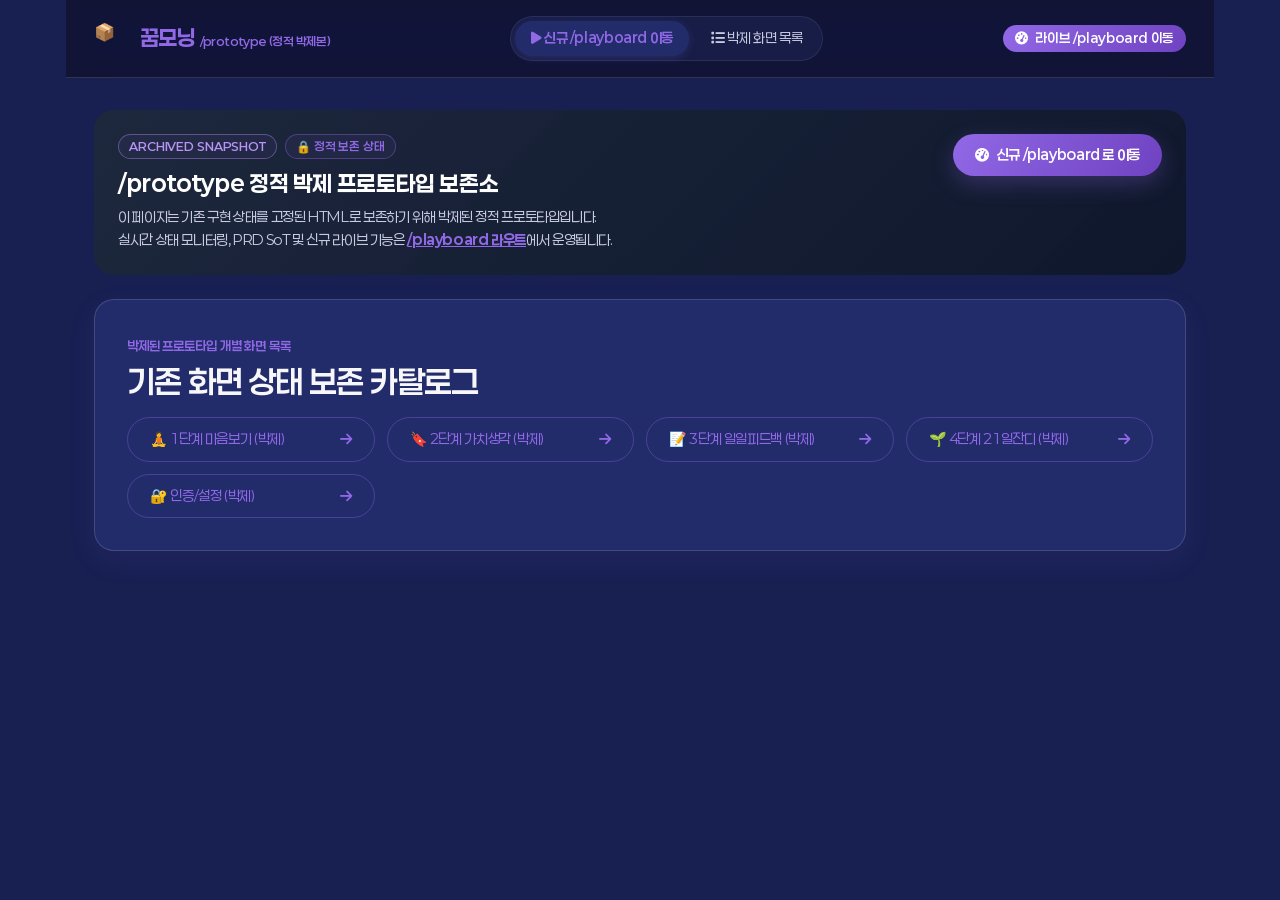
<file: prototype/index.html>
<!DOCTYPE html>
<html lang="ko">
<head>
  <meta charset="UTF-8">
  <meta name="viewport" content="width=device-width, initial-scale=1.0, maximum-scale=1.0, user-scalable=no, viewport-fit=cover">
  <title>꿈모닝 - [정적 박제 스냅샷] /prototype Archive</title>
  <meta name="description" content="꿈모닝 초기 프로토타입 화면을 그대로 영구 보존하고 있는 정적 박제 프로토타입 경로입니다. 신규 라이브 운영은 /playboard 라우트에서 진행됩니다.">
  <meta name="theme-color" content="#0b0e17">
  <!-- Google Fonts: Inter, Outfit, Gowun Batang -->
  <link rel="preconnect" href="https://fonts.googleapis.com">
  <link rel="preconnect" href="https://fonts.gstatic.com" crossorigin>
  <link href="https://fonts.googleapis.com/css2?family=Gowun+Batang:wght@400;700&family=Inter:wght@300;400;500;600;700;800&family=Outfit:wght@400;600;700;800&display=swap" rel="stylesheet">
  <!-- FontAwesome Icons -->
  <link rel="stylesheet" href="https://cdnjs.cloudflare.com/ajax/libs/font-awesome/6.5.1/css/all.min.css">
  <link rel="stylesheet" href="../styles.css">
  <style>
    .archive-banner {
      background: linear-gradient(135deg, rgba(30, 41, 59, 0.9), rgba(15, 23, 42, 0.95));
      border: 1px solid var(--accent-coral);
      border-radius: var(--radius-lg);
      padding: 24px;
      margin-bottom: 24px;
    }
  </style>
</head>
<body>
  <canvas id="ambient-canvas"></canvas>

  <div class="app-container">
    <!-- PLAYBOARD NAVIGATION HEADER -->
    <header class="app-header">
      <div class="header-brand">
        <a href="index.html" style="text-decoration: none; color: inherit; display: flex; align-items: center; gap: 8px;">
          <div class="logo-icon">📦</div>
          <div class="brand-text">
            <h1>꿈모닝 <span style="font-size: 0.75rem; color: var(--accent-coral); font-weight: 600;">/prototype (정적 박제본)</span></h1>
          </div>
        </a>
      </div>

      <nav class="stepper-nav-header">
        <a href="../playboard/index.html" class="nav-link-btn active" style="text-decoration: none; color: var(--accent-blue);"><i class="fa-solid fa-play"></i> 신규 /playboard 이동</a>
        <a href="pages-list.html" class="nav-link-btn" style="text-decoration: none;"><i class="fa-solid fa-list"></i> 박제 화면 목록</a>
      </nav>

      <div class="header-status">
        <a href="../playboard/index.html" class="btn btn-primary btn-sm" style="text-decoration: none; padding: 4px 12px; font-size: 0.82rem;">
          <i class="fa-solid fa-gauge-high"></i> 라이브 /playboard 이동
        </a>
      </div>
    </header>

    <main class="main-content" style="margin-top: 20px;">
      <section class="archive-banner">
        <div style="display: flex; justify-content: space-between; align-items: flex-start; flex-wrap: wrap; gap: 16px;">
          <div>
            <div style="display: flex; gap: 8px; align-items: center; margin-bottom: 8px;">
              <span class="chronos-badge badge-coral">ARCHIVED SNAPSHOT</span>
              <span class="chronos-badge badge-mint">🔒 정적 보존 상태</span>
            </div>
            <h2 style="font-size: 1.4rem; font-weight: 700; color: #fff; margin: 0 0 6px 0;">/prototype 정적 박제 프로토타입 보존소</h2>
            <p style="font-size: 0.88rem; color: var(--text-muted); margin: 0; max-width: 680px; line-height: 1.6;">
              이 페이지는 기존 구현 상태를 고정된 HTML로 보존하기 위해 박제된 정적 프로토타입입니다.<br>
              실시간 상태 모니터링, PRD SoT 및 신규 라이브 기능은 <strong><a href="../playboard/index.html" style="color: var(--accent-blue); text-decoration: underline;">/playboard 라우트</a></strong>에서 운영됩니다.
            </p>
          </div>

          <a href="../playboard/index.html" class="btn btn-primary btn-glow" style="text-decoration: none; font-size: 0.88rem;">
            <i class="fa-solid fa-gauge-high"></i> 신규 /playboard 로 이동
          </a>
        </div>
      </section>

      <div class="chronos-banner-card">
        <div class="step-badge">박제된 프로토타입 개별 화면 목록</div>
        <h2 class="chronos-banner-title">기존 화면 상태 보존 카탈로그</h2>

        <div style="display: grid; grid-template-columns: repeat(auto-fit, minmax(200px, 1fr)); gap: 12px; margin-top: 16px;">
          <a href="step1-mindfulness.html" class="btn btn-outline" style="text-decoration: none; justify-content: space-between; font-size: 0.88rem;">
            <span>🧘 1단계 마음보기 (박제)</span> <i class="fa-solid fa-arrow-right"></i>
          </a>
          <a href="step2-values.html" class="btn btn-outline" style="text-decoration: none; justify-content: space-between; font-size: 0.88rem;">
            <span>🔖 2단계 가치생각 (박제)</span> <i class="fa-solid fa-arrow-right"></i>
          </a>
          <a href="step3-feedback.html" class="btn btn-outline" style="text-decoration: none; justify-content: space-between; font-size: 0.88rem;">
            <span>📝 3단계 일일피드백 (박제)</span> <i class="fa-solid fa-arrow-right"></i>
          </a>
          <a href="step4-dashboard.html" class="btn btn-outline" style="text-decoration: none; justify-content: space-between; font-size: 0.88rem;">
            <span>🌱 4단계 21일잔디 (박제)</span> <i class="fa-solid fa-arrow-right"></i>
          </a>
          <a href="auth.html" class="btn btn-outline" style="text-decoration: none; justify-content: space-between; font-size: 0.88rem;">
            <span>🔐 인증/설정 (박제)</span> <i class="fa-solid fa-arrow-right"></i>
          </a>
        </div>
      </div>
    </main>
  </div>
</body>
</html>
</file>
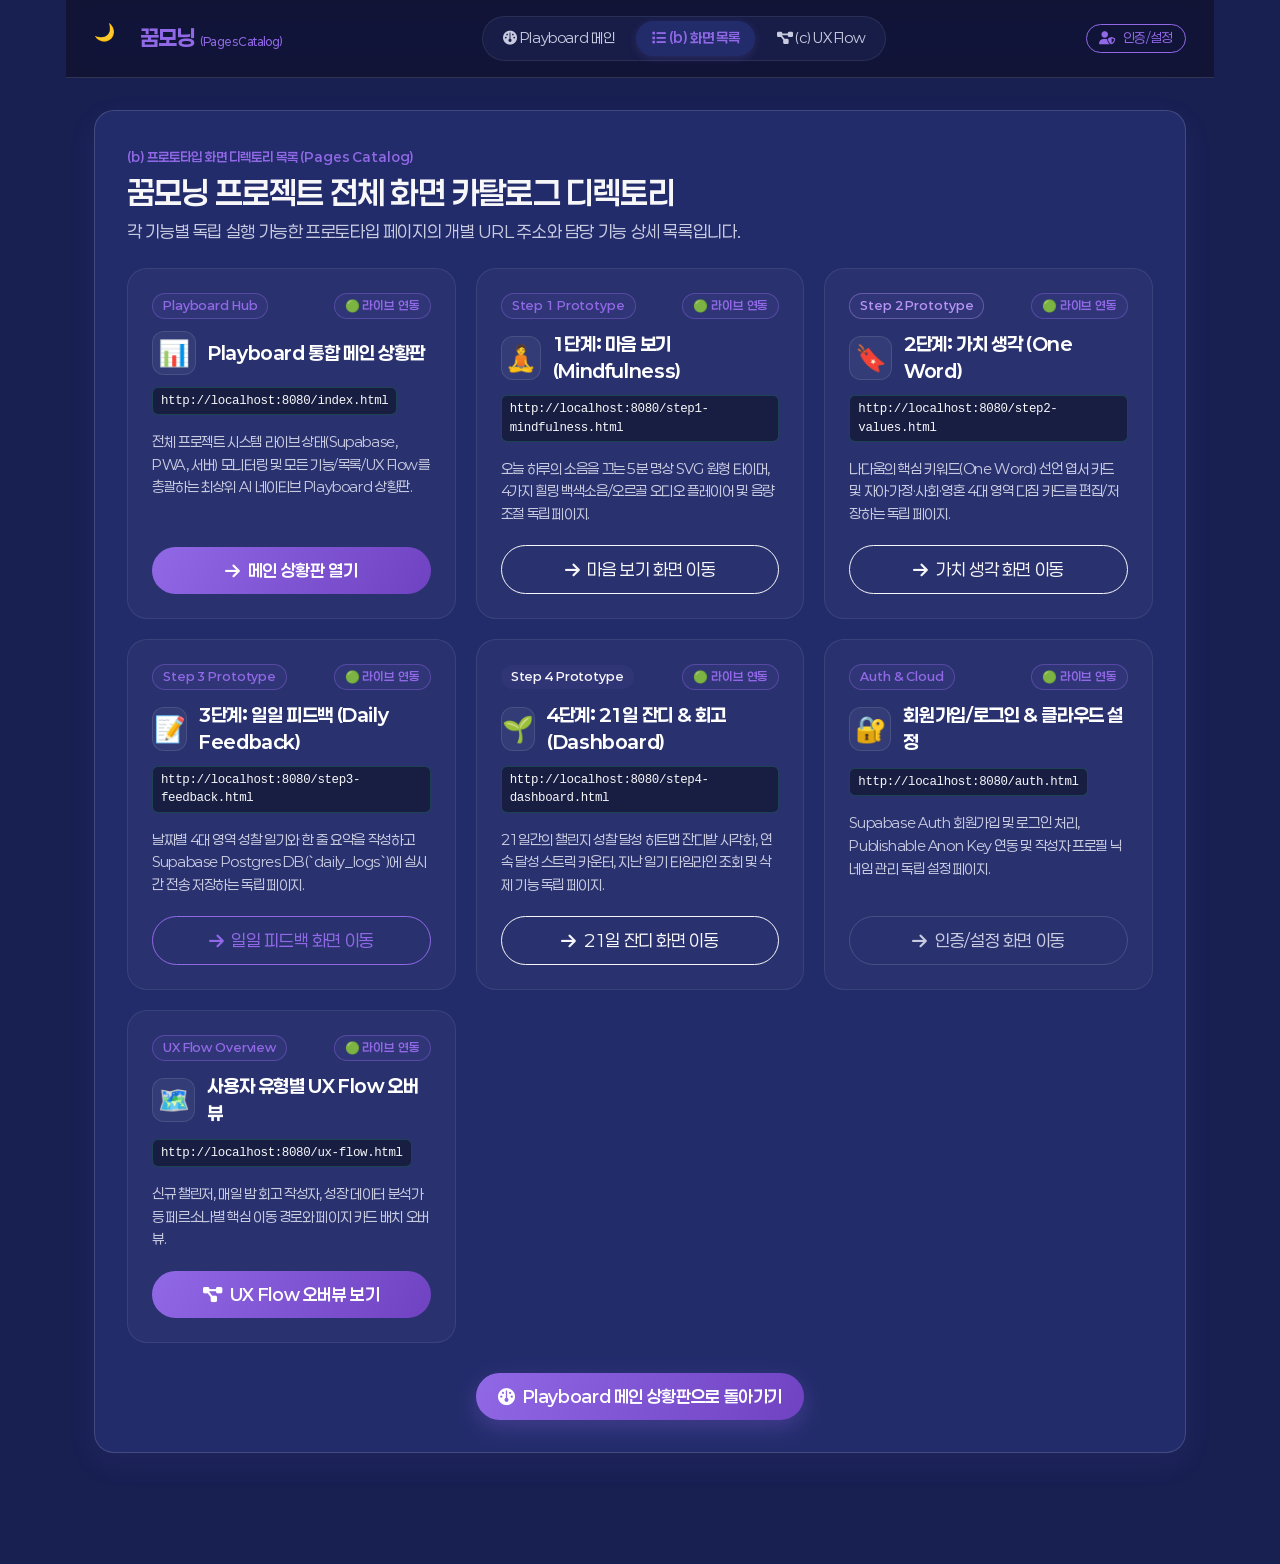
<file: pages-list.html>
<!DOCTYPE html>
<html lang="ko">
<head>
  <meta charset="UTF-8">
  <meta name="viewport" content="width=device-width, initial-scale=1.0, maximum-scale=1.0, user-scalable=no, viewport-fit=cover">
  <title>꿈모닝 - 전체 프로토타입 화면 목록 (Pages Catalog)</title>
  <meta name="description" content="꿈모닝 앱 프로젝트의 모든 개별 화면 및 프로토타입 페이지에 직접 접근할 수 있는 통합 목록 디렉토리 카탈로그입니다.">
  <meta name="theme-color" content="#0b0e17">
  <!-- Google Fonts: Inter, Outfit, Gowun Batang -->
  <link rel="preconnect" href="https://fonts.googleapis.com">
  <link rel="preconnect" href="https://fonts.gstatic.com" crossorigin>
  <link href="https://fonts.googleapis.com/css2?family=Gowun+Batang:wght@400;700&family=Inter:wght@300;400;500;600;700;800&family=Outfit:wght@400;600;700;800&display=swap" rel="stylesheet">
  <!-- FontAwesome Icons -->
  <link rel="stylesheet" href="https://cdnjs.cloudflare.com/ajax/libs/font-awesome/6.5.1/css/all.min.css">
  <link rel="stylesheet" href="styles.css">
  <style>
    .catalog-grid {
      display: grid;
      grid-template-columns: repeat(auto-fill, minmax(320px, 1fr));
      gap: 20px;
      margin-top: 24px;
    }
    .page-card {
      background: rgba(255, 255, 255, 0.03);
      border: 1px solid var(--border-subtle);
      border-radius: var(--radius-lg);
      padding: 24px;
      display: flex;
      flex-direction: column;
      justify-content: space-between;
      transition: all 0.25s ease;
      position: relative;
      overflow: hidden;
    }
    .page-card:hover {
      border-color: var(--accent-blue);
      transform: translateY(-4px);
      box-shadow: 0 12px 30px rgba(0, 0, 0, 0.4);
      background: rgba(255, 255, 255, 0.05);
    }
    .page-badge-row {
      display: flex;
      justify-content: space-between;
      align-items: center;
      margin-bottom: 12px;
    }
    .page-icon-title {
      display: flex;
      align-items: center;
      gap: 12px;
      margin-bottom: 10px;
    }
    .page-icon {
      font-size: 1.6rem;
      width: 44px;
      height: 44px;
      display: flex;
      align-items: center;
      justify-content: center;
      background: rgba(255, 255, 255, 0.05);
      border-radius: 12px;
      border: 1px solid rgba(255, 255, 255, 0.1);
    }
    .page-card-title {
      font-size: 1.15rem;
      font-weight: 700;
      color: #fff;
    }
    .page-card-desc {
      font-size: 0.88rem;
      color: var(--text-muted);
      line-height: 1.6;
      margin-bottom: 20px;
      flex-grow: 1;
    }
    .page-url-code {
      font-family: monospace;
      font-size: 0.78rem;
      background: rgba(0, 0, 0, 0.4);
      padding: 4px 8px;
      border-radius: 6px;
      color: var(--accent-mint);
      border: 1px solid rgba(52, 211, 153, 0.2);
      display: inline-block;
      margin-bottom: 16px;
    }
  </style>
</head>
<body>
  <canvas id="ambient-canvas"></canvas>

  <div class="app-container">
    <!-- PLAYBOARD NAVIGATION HEADER -->
    <header class="app-header">
      <div class="header-brand">
        <a href="index.html" style="text-decoration: none; color: inherit; display: flex; align-items: center; gap: 8px;">
          <div class="logo-icon">🌙</div>
          <div class="brand-text">
            <h1>꿈모닝 <span style="font-size: 0.7rem; color: var(--accent-mint); font-weight: 500;">(Pages Catalog)</span></h1>
          </div>
        </a>
      </div>

      <nav class="stepper-nav-header">
        <a href="index.html" class="nav-link-btn" style="text-decoration: none;"><i class="fa-solid fa-gauge"></i> Playboard 메인</a>
        <a href="pages-list.html" class="nav-link-btn active" style="text-decoration: none;"><i class="fa-solid fa-list"></i> (b) 화면 목록</a>
        <a href="ux-flow.html" class="nav-link-btn" style="text-decoration: none;"><i class="fa-solid fa-diagram-project"></i> (c) UX Flow</a>
      </nav>

      <div class="header-status">
        <a href="auth.html" class="btn btn-outline btn-sm" style="text-decoration: none; padding: 4px 12px; font-size: 0.82rem; border-color: var(--accent-blue); color: var(--accent-blue);">
          <i class="fa-solid fa-user-shield"></i> 인증/설정
        </a>
      </div>
    </header>

    <main class="main-content" style="margin-top: 24px;">
      <div class="chronos-banner-card">
        <div class="step-badge">(b) 프로토타입 화면 디렉토리 목록 (Pages Catalog)</div>
        <h2 class="chronos-banner-title">꿈모닝 프로젝트 전체 화면 카탈로그 디렉토리</h2>
        <p class="chronos-banner-desc">각 기능별 독립 실행 가능한 프로토타입 페이지의 개별 URL 주소와 담당 기능 상세 목록입니다.</p>

        <div class="catalog-grid">
          <!-- Page 1: Playboard Main Hub -->
          <div class="page-card">
            <div>
              <div class="page-badge-row">
                <span class="chronos-badge badge-blue">Playboard Hub</span>
                <span class="chronos-badge badge-mint">🟢 라이브 연동</span>
              </div>
              <div class="page-icon-title">
                <div class="page-icon">📊</div>
                <div class="page-card-title">Playboard 통합 메인 상황판</div>
              </div>
              <div class="page-url-code">http://localhost:8080/index.html</div>
              <p class="page-card-desc">
                전체 프로젝트 시스템 라이브 상태(Supabase, PWA, 서버) 모니터링 및 모든 기능/목록/UX Flow를 총괄하는 최상위 AI 네이티브 Playboard 상황판.
              </p>
            </div>
            <a href="index.html" class="btn btn-primary" style="text-decoration: none; justify-content: center;">
              <i class="fa-solid fa-arrow-right"></i> 메인 상황판 열기
            </a>
          </div>

          <!-- Page 2: Step 1 Mindfulness -->
          <div class="page-card">
            <div>
              <div class="page-badge-row">
                <span class="chronos-badge badge-mint">Step 1 Prototype</span>
                <span class="chronos-badge badge-mint">🟢 라이브 연동</span>
              </div>
              <div class="page-icon-title">
                <div class="page-icon">🧘</div>
                <div class="page-card-title">1단계: 마음 보기 (Mindfulness)</div>
              </div>
              <div class="page-url-code">http://localhost:8080/step1-mindfulness.html</div>
              <p class="page-card-desc">
                오늘 하루의 소음을 끄는 5분 명상 SVG 원형 타이머, 4가지 힐링 백색소음/오르골 오디오 플레이어 및 음량 조절 독립 페이지.
              </p>
            </div>
            <a href="step1-mindfulness.html" class="btn btn-outline" style="text-decoration: none; justify-content: center; color: var(--accent-mint); border-color: var(--accent-mint);">
              <i class="fa-solid fa-arrow-right"></i> 마음 보기 화면 이동
            </a>
          </div>

          <!-- Page 3: Step 2 Values -->
          <div class="page-card">
            <div>
              <div class="page-badge-row">
                <span class="chronos-badge badge-coral">Step 2 Prototype</span>
                <span class="chronos-badge badge-mint">🟢 라이브 연동</span>
              </div>
              <div class="page-icon-title">
                <div class="page-icon">🔖</div>
                <div class="page-card-title">2단계: 가치 생각 (One Word)</div>
              </div>
              <div class="page-url-code">http://localhost:8080/step2-values.html</div>
              <p class="page-card-desc">
                나다움의 핵심 키워드(One Word) 선언 엽서 카드 및 자아·가정·사회·영혼 4대 영역 다짐 카드를 편집/저장하는 독립 페이지.
              </p>
            </div>
            <a href="step2-values.html" class="btn btn-outline" style="text-decoration: none; justify-content: center; color: var(--accent-coral); border-color: var(--accent-coral);">
              <i class="fa-solid fa-arrow-right"></i> 가치 생각 화면 이동
            </a>
          </div>

          <!-- Page 4: Step 3 Feedback -->
          <div class="page-card">
            <div>
              <div class="page-badge-row">
                <span class="chronos-badge badge-blue">Step 3 Prototype</span>
                <span class="chronos-badge badge-mint">🟢 라이브 연동</span>
              </div>
              <div class="page-icon-title">
                <div class="page-icon">📝</div>
                <div class="page-card-title">3단계: 일일 피드백 (Daily Feedback)</div>
              </div>
              <div class="page-url-code">http://localhost:8080/step3-feedback.html</div>
              <p class="page-card-desc">
                날짜별 4대 영역 성찰 일기와 한 줄 요약을 작성하고 Supabase Postgres DB(`daily_logs`)에 실시간 전송 저장하는 독립 페이지.
              </p>
            </div>
            <a href="step3-feedback.html" class="btn btn-outline" style="text-decoration: none; justify-content: center; color: var(--accent-blue); border-color: var(--accent-blue);">
              <i class="fa-solid fa-arrow-right"></i> 일일 피드백 화면 이동
            </a>
          </div>

          <!-- Page 5: Step 4 Dashboard -->
          <div class="page-card">
            <div>
              <div class="page-badge-row">
                <span class="chronos-badge badge-purple">Step 4 Prototype</span>
                <span class="chronos-badge badge-mint">🟢 라이브 연동</span>
              </div>
              <div class="page-icon-title">
                <div class="page-icon">🌱</div>
                <div class="page-card-title">4단계: 21일 잔디 & 회고 (Dashboard)</div>
              </div>
              <div class="page-url-code">http://localhost:8080/step4-dashboard.html</div>
              <p class="page-card-desc">
                21일간의 챌린지 성찰 달성 히트맵 잔디밭 시각화, 연속 달성 스트릭 카운터, 지난 일기 타임라인 조회 및 삭제 기능 독립 페이지.
              </p>
            </div>
            <a href="step4-dashboard.html" class="btn btn-outline" style="text-decoration: none; justify-content: center; color: var(--accent-purple); border-color: var(--accent-purple);">
              <i class="fa-solid fa-arrow-right"></i> 21일 잔디 화면 이동
            </a>
          </div>

          <!-- Page 6: Auth & Settings -->
          <div class="page-card">
            <div>
              <div class="page-badge-row">
                <span class="chronos-badge badge-mint">Auth & Cloud</span>
                <span class="chronos-badge badge-mint">🟢 라이브 연동</span>
              </div>
              <div class="page-icon-title">
                <div class="page-icon">🔐</div>
                <div class="page-card-title">회원가입/로그인 & 클라우드 설정</div>
              </div>
              <div class="page-url-code">http://localhost:8080/auth.html</div>
              <p class="page-card-desc">
                Supabase Auth 회원가입 및 로그인 처리, Publishable Anon Key 연동 및 작성자 프로필 닉네임 관리 독립 설정 페이지.
              </p>
            </div>
            <a href="auth.html" class="btn btn-outline" style="text-decoration: none; justify-content: center; color: var(--text-muted); border-color: var(--border-hairline);">
              <i class="fa-solid fa-arrow-right"></i> 인증/설정 화면 이동
            </a>
          </div>

          <!-- Page 7: UX Flow Overview -->
          <div class="page-card">
            <div>
              <div class="page-badge-row">
                <span class="chronos-badge badge-blue">UX Flow Overview</span>
                <span class="chronos-badge badge-mint">🟢 라이브 연동</span>
              </div>
              <div class="page-icon-title">
                <div class="page-icon">🗺️</div>
                <div class="page-card-title">사용자 유형별 UX Flow 오버뷰</div>
              </div>
              <div class="page-url-code">http://localhost:8080/ux-flow.html</div>
              <p class="page-card-desc">
                신규 챌린저, 매일 밤 회고 작성자, 성장 데이터 분석가 등 페르소나별 핵심 이동 경로와 페이지 카드 배치 오버뷰.
              </p>
            </div>
            <a href="ux-flow.html" class="btn btn-engage" style="text-decoration: none; justify-content: center;">
              <i class="fa-solid fa-diagram-project"></i> UX Flow 오버뷰 보기
            </a>
          </div>
        </div>

        <div class="step-footer-actions" style="margin-top: 30px; text-align: center;">
          <a href="index.html" class="btn btn-primary btn-glow" style="text-decoration: none;">
            <i class="fa-solid fa-gauge"></i> Playboard 메인 상황판으로 돌아가기
          </a>
        </div>
      </div>
    </main>
  </div>
</body>
</html>
</file>
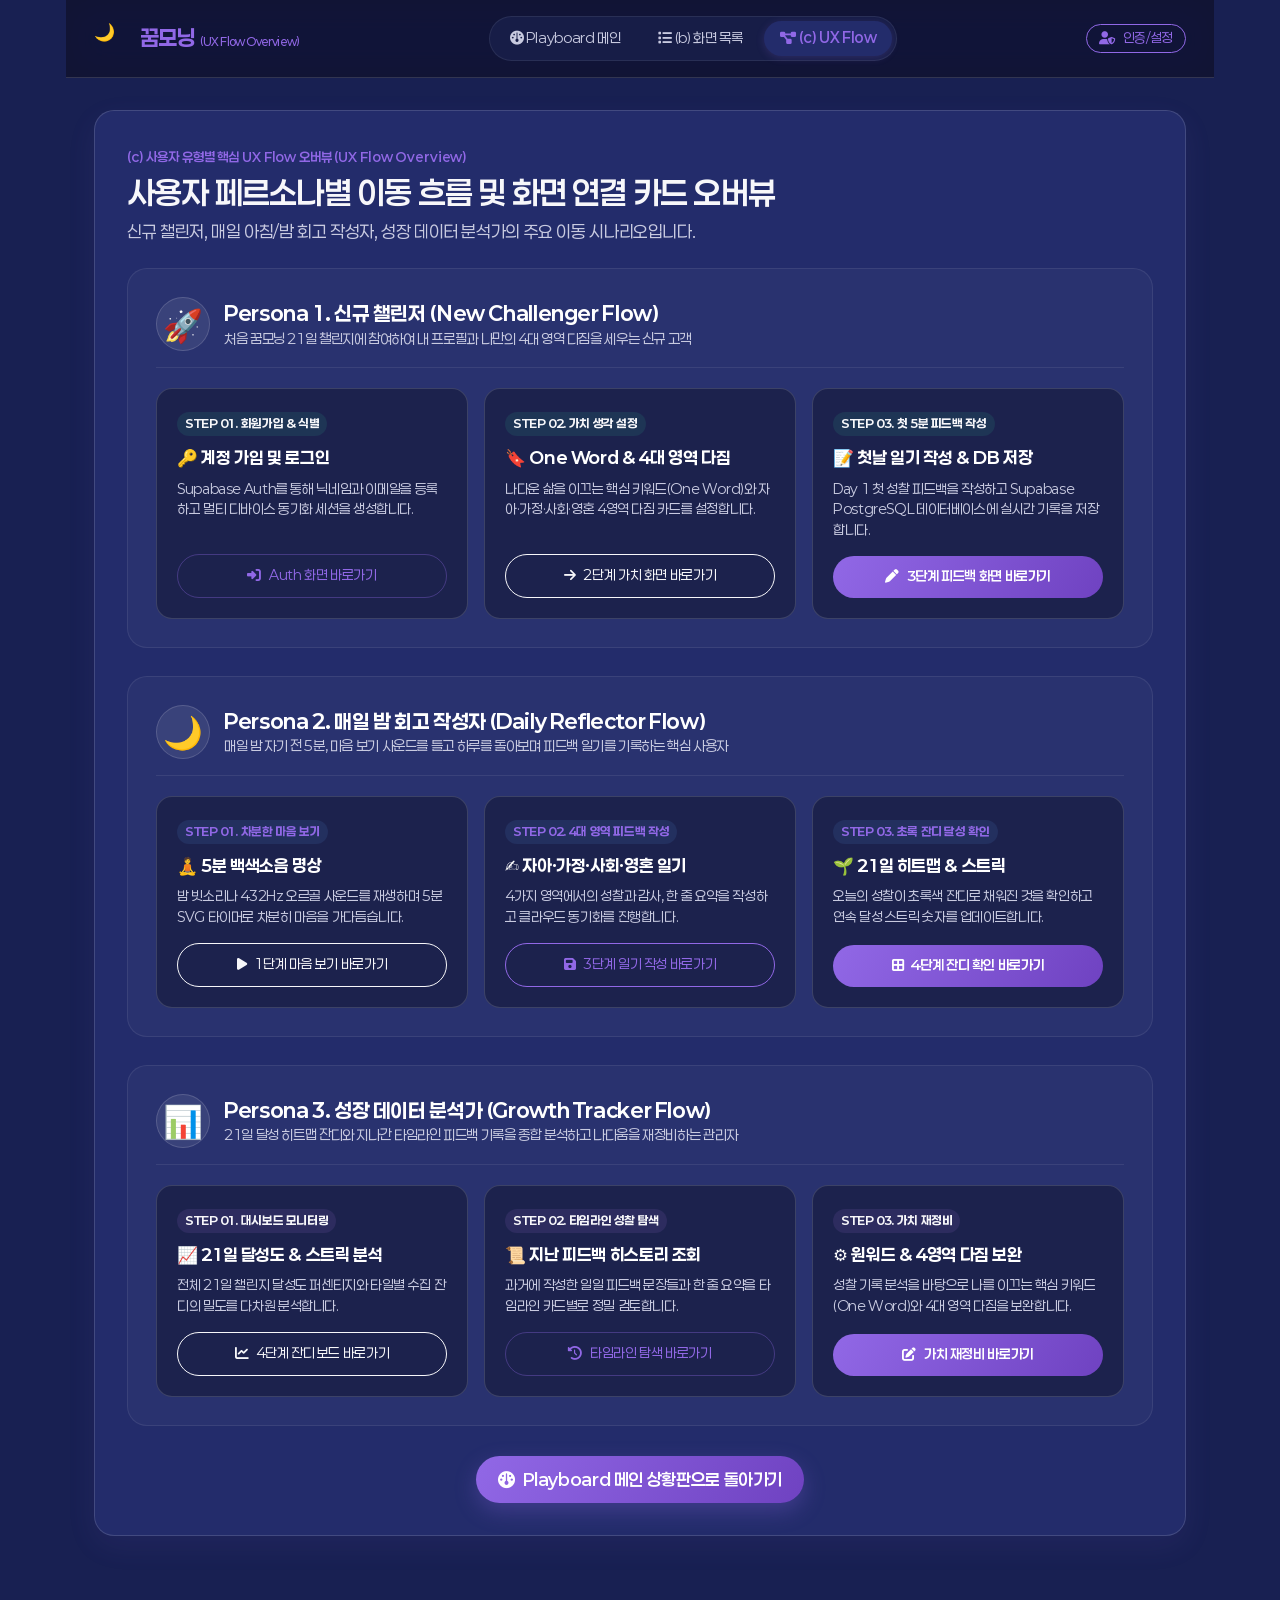
<file: ux-flow.html>
<!DOCTYPE html>
<html lang="ko">
<head>
  <meta charset="UTF-8">
  <meta name="viewport" content="width=device-width, initial-scale=1.0, maximum-scale=1.0, user-scalable=no, viewport-fit=cover">
  <title>꿈모닝 - 사용자 유형별 핵심 UX Flow 오버뷰 (UX Flow Overview)</title>
  <meta name="description" content="신규 챌린저, 매일 밤 회고 작성자, 성장 데이터 분석가 등 페르소나별 핵심 이동 경로와 시각 카드 연결 구조를 보여주는 UX Flow 오버뷰 페이지입니다.">
  <meta name="theme-color" content="#0b0e17">
  <!-- Google Fonts: Inter, Outfit, Gowun Batang -->
  <link rel="preconnect" href="https://fonts.googleapis.com">
  <link rel="preconnect" href="https://fonts.gstatic.com" crossorigin>
  <link href="https://fonts.googleapis.com/css2?family=Gowun+Batang:wght@400;700&family=Inter:wght@300;400;500;600;700;800&family=Outfit:wght@400;600;700;800&display=swap" rel="stylesheet">
  <!-- FontAwesome Icons -->
  <link rel="stylesheet" href="https://cdnjs.cloudflare.com/ajax/libs/font-awesome/6.5.1/css/all.min.css">
  <link rel="stylesheet" href="styles.css">
  <style>
    .flow-persona-section {
      background: rgba(255, 255, 255, 0.03);
      border: 1px solid var(--border-subtle);
      border-radius: var(--radius-lg);
      padding: 28px;
      margin-bottom: 28px;
    }
    .persona-header {
      display: flex;
      align-items: center;
      gap: 14px;
      margin-bottom: 20px;
      padding-bottom: 16px;
      border-bottom: 1px solid var(--border-subtle);
    }
    .persona-avatar {
      font-size: 2rem;
      width: 54px;
      height: 54px;
      border-radius: 50%;
      background: rgba(255, 255, 255, 0.08);
      display: flex;
      align-items: center;
      justify-content: center;
      border: 1px solid rgba(255, 255, 255, 0.15);
    }
    .persona-title {
      font-size: 1.25rem;
      font-weight: 700;
      color: #fff;
    }
    .persona-desc {
      font-size: 0.88rem;
      color: var(--text-muted);
    }

    /* Flow Cards Grid */
    .flow-steps-grid {
      display: grid;
      grid-template-columns: repeat(auto-fit, minmax(260px, 1fr));
      gap: 16px;
      position: relative;
    }
    .flow-step-card {
      background: rgba(0, 0, 0, 0.3);
      border: 1px solid var(--border-hairline);
      border-radius: var(--radius-md);
      padding: 20px;
      display: flex;
      flex-direction: column;
      justify-content: space-between;
      transition: all 0.25s ease;
      position: relative;
    }
    .flow-step-card:hover {
      border-color: var(--accent-blue);
      background: rgba(255, 255, 255, 0.05);
      transform: translateY(-3px);
    }
    .step-number-tag {
      font-size: 0.75rem;
      font-weight: 700;
      color: var(--accent-mint);
      background: rgba(52, 211, 153, 0.1);
      padding: 3px 8px;
      border-radius: var(--radius-pill);
      display: inline-block;
      margin-bottom: 10px;
    }
    .flow-card-heading {
      font-size: 1.05rem;
      font-weight: 700;
      color: #fff;
      margin-bottom: 8px;
    }
    .flow-card-text {
      font-size: 0.85rem;
      color: var(--text-muted);
      line-height: 1.5;
      margin-bottom: 16px;
    }
  </style>
</head>
<body>
  <canvas id="ambient-canvas"></canvas>

  <div class="app-container">
    <!-- PLAYBOARD NAVIGATION HEADER -->
    <header class="app-header">
      <div class="header-brand">
        <a href="index.html" style="text-decoration: none; color: inherit; display: flex; align-items: center; gap: 8px;">
          <div class="logo-icon">🌙</div>
          <div class="brand-text">
            <h1>꿈모닝 <span style="font-size: 0.7rem; color: var(--accent-blue); font-weight: 500;">(UX Flow Overview)</span></h1>
          </div>
        </a>
      </div>

      <nav class="stepper-nav-header">
        <a href="index.html" class="nav-link-btn" style="text-decoration: none;"><i class="fa-solid fa-gauge"></i> Playboard 메인</a>
        <a href="pages-list.html" class="nav-link-btn" style="text-decoration: none;"><i class="fa-solid fa-list"></i> (b) 화면 목록</a>
        <a href="ux-flow.html" class="nav-link-btn active" style="text-decoration: none;"><i class="fa-solid fa-diagram-project"></i> (c) UX Flow</a>
      </nav>

      <div class="header-status">
        <a href="auth.html" class="btn btn-outline btn-sm" style="text-decoration: none; padding: 4px 12px; font-size: 0.82rem; border-color: var(--accent-blue); color: var(--accent-blue);">
          <i class="fa-solid fa-user-shield"></i> 인증/설정
        </a>
      </div>
    </header>

    <main class="main-content" style="margin-top: 24px;">
      <div class="chronos-banner-card">
        <div class="step-badge">(c) 사용자 유형별 핵심 UX Flow 오버뷰 (UX Flow Overview)</div>
        <h2 class="chronos-banner-title">사용자 페르소나별 이동 흐름 및 화면 연결 카드 오버뷰</h2>
        <p class="chronos-banner-desc">신규 챌린저, 매일 아침/밤 회고 작성자, 성장 데이터 분석가의 주요 이동 시나리오입니다.</p>

        <!-- PERSONA 1: 신규 챌린저 -->
        <div class="flow-persona-section" style="margin-top: 24px;">
          <div class="persona-header">
            <div class="persona-avatar">🚀</div>
            <div>
              <div class="persona-title">Persona 1. 신규 챌린저 (New Challenger Flow)</div>
              <div class="persona-desc">처음 꿈모닝 21일 챌린지에 참여하여 내 프로필과 나만의 4대 영역 다짐을 세우는 신규 고객</div>
            </div>
          </div>

          <div class="flow-steps-grid">
            <div class="flow-step-card">
              <div>
                <span class="step-number-tag">STEP 01. 회원가입 & 식별</span>
                <div class="flow-card-heading">🔑 계정 가입 및 로그인</div>
                <div class="flow-card-text">Supabase Auth를 통해 닉네임과 이메일을 등록하고 멀티 디바이스 동기화 세션을 생성합니다.</div>
              </div>
              <a href="auth.html" class="btn btn-outline" style="text-decoration: none; justify-content: center; font-size: 0.85rem;">
                <i class="fa-solid fa-right-to-bracket"></i> Auth 화면 바로가기
              </a>
            </div>

            <div class="flow-step-card">
              <div>
                <span class="step-number-tag">STEP 02. 가치 생각 설정</span>
                <div class="flow-card-heading">🔖 One Word & 4대 영역 다짐</div>
                <div class="flow-card-text">나다운 삶을 이끄는 핵심 키워드(One Word)와 자아·가정·사회·영혼 4영역 다짐 카드를 설정합니다.</div>
              </div>
              <a href="step2-values.html" class="btn btn-outline" style="text-decoration: none; justify-content: center; font-size: 0.85rem; color: var(--accent-coral); border-color: var(--accent-coral);">
                <i class="fa-solid fa-arrow-right"></i> 2단계 가치 화면 바로가기
              </a>
            </div>

            <div class="flow-step-card">
              <div>
                <span class="step-number-tag">STEP 03. 첫 5분 피드백 작성</span>
                <div class="flow-card-heading">📝 첫날 일기 작성 & DB 저장</div>
                <div class="flow-card-text">Day 1 첫 성찰 피드백을 작성하고 Supabase PostgreSQL 데이터베이스에 실시간 기록을 저장합니다.</div>
              </div>
              <a href="step3-feedback.html" class="btn btn-engage" style="text-decoration: none; justify-content: center; font-size: 0.85rem;">
                <i class="fa-solid fa-pen"></i> 3단계 피드백 화면 바로가기
              </a>
            </div>
          </div>
        </div>

        <!-- PERSONA 2: 매일 밤 회고 작성자 -->
        <div class="flow-persona-section">
          <div class="persona-header">
            <div class="persona-avatar">🌙</div>
            <div>
              <div class="persona-title">Persona 2. 매일 밤 회고 작성자 (Daily Reflector Flow)</div>
              <div class="persona-desc">매일 밤 자기 전 5분, 마음 보기 사운드를 틀고 하루를 돌아보며 피드백 일기를 기록하는 핵심 사용자</div>
            </div>
          </div>

          <div class="flow-steps-grid">
            <div class="flow-step-card">
              <div>
                <span class="step-number-tag" style="color: var(--accent-blue); background: rgba(96, 165, 250, 0.1);">STEP 01. 차분한 마음 보기</span>
                <div class="flow-card-heading">🧘 5분 백색소음 명상</div>
                <div class="flow-card-text">밤 빗소리나 432Hz 오르골 사운드를 재생하며 5분 SVG 타이머로 차분히 마음을 가다듬습니다.</div>
              </div>
              <a href="step1-mindfulness.html" class="btn btn-outline" style="text-decoration: none; justify-content: center; font-size: 0.85rem; color: var(--accent-mint); border-color: var(--accent-mint);">
                <i class="fa-solid fa-play"></i> 1단계 마음 보기 바로가기
              </a>
            </div>

            <div class="flow-step-card">
              <div>
                <span class="step-number-tag" style="color: var(--accent-blue); background: rgba(96, 165, 250, 0.1);">STEP 02. 4대 영역 피드백 작성</span>
                <div class="flow-card-heading">✍️ 자아·가정·사회·영혼 일기</div>
                <div class="flow-card-text">4가지 영역에서의 성찰과 감사, 한 줄 요약을 작성하고 클라우드 동기화를 진행합니다.</div>
              </div>
              <a href="step3-feedback.html" class="btn btn-outline" style="text-decoration: none; justify-content: center; font-size: 0.85rem; color: var(--accent-blue); border-color: var(--accent-blue);">
                <i class="fa-solid fa-floppy-disk"></i> 3단계 일기 작성 바로가기
              </a>
            </div>

            <div class="flow-step-card">
              <div>
                <span class="step-number-tag" style="color: var(--accent-blue); background: rgba(96, 165, 250, 0.1);">STEP 03. 초록 잔디 달성 확인</span>
                <div class="flow-card-heading">🌱 21일 히트맵 & 스트릭</div>
                <div class="flow-card-text">오늘의 성찰이 초록색 잔디로 채워진 것을 확인하고 연속 달성 스트릭 숫자를 업데이트합니다.</div>
              </div>
              <a href="step4-dashboard.html" class="btn btn-primary" style="text-decoration: none; justify-content: center; font-size: 0.85rem;">
                <i class="fa-solid fa-border-all"></i> 4단계 잔디 확인 바로가기
              </a>
            </div>
          </div>
        </div>

        <!-- PERSONA 3: 성장 데이터 분석가 -->
        <div class="flow-persona-section">
          <div class="persona-header">
            <div class="persona-avatar">📊</div>
            <div>
              <div class="persona-title">Persona 3. 성장 데이터 분석가 (Growth Tracker Flow)</div>
              <div class="persona-desc">21일 달성 히트맵 잔디와 지나간 타임라인 피드백 기록을 종합 분석하고 나다움을 재정비하는 관리자</div>
            </div>
          </div>

          <div class="flow-steps-grid">
            <div class="flow-step-card">
              <div>
                <span class="step-number-tag" style="color: var(--accent-purple); background: rgba(192, 132, 252, 0.1);">STEP 01. 대시보드 모니터링</span>
                <div class="flow-card-heading">📈 21일 달성도 & 스트릭 분석</div>
                <div class="flow-card-text">전체 21일 챌린지 달성도 퍼센티지와 타일별 수집 잔디의 밀도를 다차원 분석합니다.</div>
              </div>
              <a href="step4-dashboard.html" class="btn btn-outline" style="text-decoration: none; justify-content: center; font-size: 0.85rem; color: var(--accent-purple); border-color: var(--accent-purple);">
                <i class="fa-solid fa-chart-line"></i> 4단계 잔디 보드 바로가기
              </a>
            </div>

            <div class="flow-step-card">
              <div>
                <span class="step-number-tag" style="color: var(--accent-purple); background: rgba(192, 132, 252, 0.1);">STEP 02. 타임라인 성찰 탐색</span>
                <div class="flow-card-heading">📜 지난 피드백 히스토리 조회</div>
                <div class="flow-card-text">과거에 작성한 일일 피드백 문장들과 한 줄 요약을 타임라인 카드별로 정밀 검토합니다.</div>
              </div>
              <a href="step4-dashboard.html#timeline-log-list" class="btn btn-outline" style="text-decoration: none; justify-content: center; font-size: 0.85rem;">
                <i class="fa-solid fa-clock-rotate-left"></i> 타임라인 탐색 바로가기
              </a>
            </div>

            <div class="flow-step-card">
              <div>
                <span class="step-number-tag" style="color: var(--accent-purple); background: rgba(192, 132, 252, 0.1);">STEP 03. 가치 재정비</span>
                <div class="flow-card-heading">⚙️ 원워드 & 4영역 다짐 보완</div>
                <div class="flow-card-text">성찰 기록 분석을 바탕으로 나를 이끄는 핵심 키워드(One Word)와 4대 영역 다짐을 보완합니다.</div>
              </div>
              <a href="step2-values.html" class="btn btn-engage" style="text-decoration: none; justify-content: center; font-size: 0.85rem;">
                <i class="fa-solid fa-pen-to-square"></i> 가치 재정비 바로가기
              </a>
            </div>
          </div>
        </div>

        <div class="step-footer-actions" style="margin-top: 30px; text-align: center;">
          <a href="index.html" class="btn btn-primary btn-glow" style="text-decoration: none;">
            <i class="fa-solid fa-gauge"></i> Playboard 메인 상황판으로 돌아가기
          </a>
        </div>
      </div>
    </main>
  </div>
</body>
</html>
</file>
<file: styles.css>
/* ==========================================================================
   꿈모닝 5분 피드백 웹 (Dream Morning 5-Min Feedback)
   Design System: Elephant-Calm Night Violet Theme
   (dark navy-violet canvas, dreamlike gradients, warm mascot glow —
    see design/elephant_calm_app_design_skill.md)
   ========================================================================== */

/* Paperlogy — self-hosted, replaces the Inter/Outfit/Gowun Batang Google Fonts stack */
@font-face {
  font-family: 'Paperlogy';
  src: url('text/Paperlogy-2ExtraLight.ttf') format('truetype');
  font-weight: 200;
  font-style: normal;
  font-display: swap;
}
@font-face {
  font-family: 'Paperlogy';
  src: url('text/Paperlogy-3Light.ttf') format('truetype');
  font-weight: 300;
  font-style: normal;
  font-display: swap;
}
@font-face {
  font-family: 'Paperlogy';
  src: url('text/Paperlogy-4Regular.ttf') format('truetype');
  font-weight: 400;
  font-style: normal;
  font-display: swap;
}
@font-face {
  font-family: 'Paperlogy';
  src: url('text/Paperlogy-5Medium.ttf') format('truetype');
  font-weight: 500;
  font-style: normal;
  font-display: swap;
}
@font-face {
  font-family: 'Paperlogy';
  src: url('text/Paperlogy-6SemiBold.ttf') format('truetype');
  font-weight: 600;
  font-style: normal;
  font-display: swap;
}
@font-face {
  font-family: 'Paperlogy';
  src: url('text/Paperlogy-7Bold.ttf') format('truetype');
  font-weight: 700;
  font-style: normal;
  font-display: swap;
}
@font-face {
  font-family: 'Paperlogy';
  src: url('text/Paperlogy-8ExtraBold.ttf') format('truetype');
  font-weight: 800;
  font-style: normal;
  font-display: swap;
}

:root {
  /* Night Violet Brand & Accent Tokens (calm meditation-app accent) */
  --accent-blue: #9168e6;         /* Primary Violet — Calm Night Accent */
  --accent-blue-light: #b5a0f2;   /* Hover / lighter action violet */
  --accent-blue-focus: #9168e6;   /* Focus Ring Violet */
  --accent-blue-glow: rgba(145, 104, 230, 0.28);

  /* Elephant-Calm Inspired Dark Navy-Violet Surface Palette */
  --bg-black: #111735;
  --bg-canvas: #182052;           /* Primary Deep Navy-Violet Canvas */
  --bg-card: #232c6b;             /* Card Surface */
  --bg-card-secondary: #171d47;   /* Secondary/Recessed Surface (inputs, chips) */
  --bg-parchment: #232c6b;

  --border-hairline: rgba(255, 255, 255, 0.14);
  --border-subtle: rgba(255, 255, 255, 0.08);
  --border-focus: #b5a0f2;

  /* Typography Colors */
  --text-main: #f7f7fa;           /* Near-White Body */
  --text-muted: #c8cae0;          /* Muted Lavender-Gray */
  --text-dim: #9297b8;            /* Secondary Fine Print Gray */

  /* 4 Areas Palette — unified into the violet family (no red/green accents) */
  --area-self: #9168e6;
  --area-family: #b794f6;
  --area-society: #b794f6;
  --area-soul: #9168e6;

  /* Typography Stacks (Paperlogy, self-hosted) */
  --font-display: 'Paperlogy', 'Apple SD Gothic Neo', 'Malgun Gothic', system-ui, sans-serif;
  --font-body: 'Paperlogy', 'Apple SD Gothic Neo', 'Malgun Gothic', system-ui, sans-serif;
  --font-serif: 'Paperlogy', 'Apple SD Gothic Neo', 'Malgun Gothic', system-ui, sans-serif;

  /* Radii Scale */
  --radius-none: 0px;
  --radius-sm: 10px;
  --radius-md: 16px;
  --radius-lg: 20px;              /* Elephant-Calm rounded cards */
  --radius-pill: 9999px;

  /* Elephant-Calm Dreamlike Hero Gradient (Onboarding / Night Mood) */
  --gradient-hero: linear-gradient(180deg, #151b45 0%, #232c6b 52%, #34246f 100%);
  --gradient-cta: linear-gradient(120deg, #9168e6, #6f42c1);
}

/* Global Reset */
* {
  box-sizing: border-box;
  margin: 0;
  padding: 0;
}

/* ==========================================================================
   ICON SYSTEM — hand-drawn line icons (replaces Font Awesome + emoji glyphs)
   ========================================================================== */
.icon {
  width: 1em;
  height: 1em;
  display: inline-block;
  vertical-align: -0.14em;
  fill: none;
  stroke: currentColor;
  stroke-width: 1.9;
  stroke-linecap: round;
  stroke-linejoin: round;
  flex-shrink: 0;
}

.icon-fill {
  fill: currentColor;
  stroke: none;
}

.icon-spin {
  animation: icon-spin 0.9s linear infinite;
  transform-origin: 50% 50%;
}

@keyframes icon-spin {
  to { transform: rotate(360deg); }
}

/* Grainy illustration texture — softens flat gradient surfaces like the
   Elephant-app hero art instead of a smooth AI-gradient look */
.grain-texture {
  position: relative;
  isolation: isolate;
}

.grain-texture::after {
  content: "";
  position: absolute;
  inset: 0;
  z-index: 5;
  pointer-events: none;
  opacity: 0.05;
  mix-blend-mode: overlay;
  background-image: url("data:image/svg+xml,%3Csvg xmlns='http://www.w3.org/2000/svg' width='120' height='120'%3E%3Cfilter id='n'%3E%3CfeTurbulence type='fractalNoise' baseFrequency='0.85' numOctaves='2' stitchTiles='stitch'/%3E%3C/filter%3E%3Crect width='100%25' height='100%25' filter='url(%23n)'/%3E%3C/svg%3E");
}

body {
  background-color: var(--bg-canvas);
  color: var(--text-main);
  font-family: var(--font-body);
  font-size: 17px;
  line-height: 1.47;
  letter-spacing: -0.022em;
  min-height: 100vh;
  overflow-x: hidden;
  -webkit-font-smoothing: antialiased;
}

/* Background Ambient Canvas (Subtle Starfield) */
#ambient-canvas {
  position: fixed;
  top: 0;
  left: 0;
  width: 100vw;
  height: 100vh;
  pointer-events: none;
  z-index: 0;
  opacity: 0.25;
}

.app-container {
  position: relative;
  z-index: 1;
  max-width: 1140px;
  margin: 0 auto;
  padding: 0 24px 80px 24px;
}

/* TOP HEADER BAR (Apple Sub-Nav Frosted Glass Style) */
.app-header {
  position: sticky;
  top: 0;
  z-index: 100;
  display: flex;
  justify-content: space-between;
  align-items: center;
  padding: 16px 28px;
  margin: 0 -28px 32px -28px;
  background: rgba(18, 19, 43, 0.82);
  backdrop-filter: saturate(180%) blur(20px);
  -webkit-backdrop-filter: saturate(180%) blur(20px);
  border-bottom: 1px solid var(--border-hairline);
}

.header-brand {
  display: flex;
  align-items: center;
  gap: 10px;
}

.logo-icon {
  height: 38px;
  width: 38px;
  object-fit: contain;
  display: block;
}

.brand-text h1 {
  font-family: var(--font-display);
  font-size: 1.35rem;
  font-weight: 700;
  letter-spacing: -0.028em;
  color: var(--accent-blue);
}

.brand-tagline {
  display: block;
  font-size: 0.68rem;
  font-weight: 500;
  color: var(--text-muted);
  letter-spacing: -0.01em;
  margin-top: -2px;
  white-space: nowrap;
}

.brand-text .highlight-text {
  color: var(--accent-blue);
}

/* Center Navigation Links (Pill Stepper) */
.stepper-nav-header {
  display: flex;
  align-items: center;
  gap: 6px;
  background: var(--bg-card-secondary);
  padding: 4px;
  border-radius: var(--radius-pill);
  border: 1px solid var(--border-subtle);
}

.nav-link-btn {
  background: transparent;
  border: none;
  color: var(--text-muted);
  font-family: var(--font-body);
  font-size: 14px;
  font-weight: 400;
  padding: 7px 16px;
  border-radius: var(--radius-pill);
  cursor: pointer;
  white-space: nowrap;
  transition: all 0.2s ease;
}

.nav-link-btn:hover {
  color: var(--text-main);
}

.nav-link-btn.active {
  background: var(--bg-card);
  color: var(--accent-blue);
  font-weight: 600;
  box-shadow: 0 2px 8px rgba(145, 104, 230, 0.18);
}

/* Header Right Actions */
.header-status {
  display: flex;
  align-items: center;
  gap: 10px;
}

.streak-badge {
  background: transparent;
  border: 1px solid rgba(255, 255, 255, 0.7);
  color: #ffffff;
  height: 32px;
  padding: 0 14px;
  box-sizing: border-box;
  border-radius: var(--radius-pill);
  font-size: 13px;
  line-height: 1;
  font-weight: 600;
  white-space: nowrap;
  display: inline-flex;
  align-items: center;
  justify-content: center;
  gap: 6px;
}

.dday-pill {
  background: transparent;
  border: 1px solid rgba(255, 255, 255, 0.7);
  height: 32px;
  padding: 0 14px;
  box-sizing: border-box;
  border-radius: var(--radius-pill);
  font-size: 13px;
  line-height: 1;
  color: #ffffff;
  font-weight: 600;
  white-space: nowrap;
  display: inline-flex;
  align-items: center;
  justify-content: center;
}

.icon-btn {
  background: var(--bg-card-secondary);
  border: 1px solid var(--border-hairline);
  color: var(--text-main);
  width: 36px;
  height: 36px;
  border-radius: var(--radius-pill);
  cursor: pointer;
  display: flex;
  align-items: center;
  justify-content: center;
  transition: all 0.2s ease;
}

.icon-btn:hover {
  background: rgba(145, 104, 230, 0.12);
  border-color: var(--accent-blue);
}

.icon-btn:active {
  transform: scale(0.95);
}

.user-profile-pill {
  white-space: nowrap;
}

/* PROGRESS TRACKER BAR */
.challenge-progress-bar-container {
  margin-bottom: 32px;
}

.progress-info {
  display: flex;
  justify-content: space-between;
  font-size: 14px;
  color: var(--text-muted);
  margin-bottom: 8px;
}

.progress-track {
  height: 6px;
  background: var(--bg-card-secondary);
  border-radius: var(--radius-pill);
  overflow: hidden;
}

.progress-fill {
  height: 100%;
  background: var(--accent-blue);
  border-radius: var(--radius-pill);
  transition: width 0.4s cubic-bezier(0.16, 1, 0.3, 1);
}

/* CHRONOS / APPLE BANNER CARDS ({rounded.lg} 18px Radius) */
.chronos-banner-card {
  background: var(--bg-card);
  border: 1px solid var(--border-hairline);
  border-radius: var(--radius-lg);
  padding: 32px;
  margin-bottom: 32px;
  box-shadow: 0 10px 30px rgba(145, 104, 230, 0.08);
}

.step-badge {
  display: inline-block;
  font-size: 13px;
  font-weight: 600;
  color: var(--accent-blue);
  letter-spacing: -0.01em;
  margin-bottom: 8px;
}

.chronos-banner-title {
  font-family: var(--font-display);
  font-size: 32px;
  font-weight: 600;
  line-height: 1.15;
  letter-spacing: -0.025em;
  color: var(--text-main);
  margin-bottom: 8px;
}

.chronos-banner-desc {
  font-size: 17px;
  color: var(--text-muted);
  margin-bottom: 24px;
}

/* ELEPHANT-APP STYLE HERO BANNER (Onboarding-Mood Gradient Card) */
.chronos-banner-card.hero-banner {
  background: var(--gradient-hero);
  position: relative;
  overflow: hidden;
  isolation: isolate;
}

.chronos-banner-card.hero-banner::before,
.chronos-banner-card.hero-banner::after {
  content: "";
  position: absolute;
  border-radius: 50%;
  filter: blur(40px);
  z-index: -1;
  pointer-events: none;
}

.chronos-banner-card.hero-banner::before {
  width: 260px;
  height: 260px;
  background: rgba(145, 104, 230, 0.55);
  top: -100px;
  right: -60px;
}

.chronos-banner-card.hero-banner::after {
  width: 200px;
  height: 200px;
  background: rgba(255, 214, 130, 0.22);
  bottom: -80px;
  left: -40px;
}

.chronos-banner-card.hero-banner .step-badge {
  display: inline-block;
  color: rgba(255, 255, 255, 0.92);
  background: rgba(255, 255, 255, 0.16);
  padding: 4px 12px;
  border-radius: var(--radius-pill);
}

.chronos-banner-card.hero-banner .chronos-banner-desc {
  color: rgba(255, 255, 255, 0.78);
}

.chronos-banner-card.hero-banner .sound-controls-card {
  background: rgba(0, 0, 0, 0.18);
  border-color: rgba(255, 255, 255, 0.12);
}

.chronos-banner-card.hero-banner .timer-bg-circle {
  stroke: rgba(255, 255, 255, 0.22);
}

.chronos-banner-card.hero-banner .timer-progress-circle {
  stroke: #ffffff;
}

/* CTA Glow (used on primary in-flow actions) */
.btn-glow {
  background: var(--gradient-cta);
  box-shadow: 0 8px 22px var(--accent-blue-glow);
}

.btn-glow:hover {
  box-shadow: 0 10px 28px rgba(145, 104, 230, 0.4);
}

/* BUTTON ENGINE (Apple Action Blue Capsules) */
.btn {
  font-family: var(--font-body);
  font-size: 17px;
  font-weight: 400;
  border-radius: var(--radius-pill);
  padding: 11px 22px;
  border: none;
  cursor: pointer;
  white-space: nowrap;
  display: inline-flex;
  align-items: center;
  justify-content: center;
  gap: 8px;
  transition: all 0.2s cubic-bezier(0.16, 1, 0.3, 1);
  text-decoration: none;
}

.btn:active, button:active {
  transform: scale(0.96) !important;
}

.btn-primary, .btn-engage {
  background: var(--gradient-cta);
  color: #ffffff;
  font-weight: 600;
}

.btn-primary:hover, .btn-engage:hover {
  box-shadow: 0 4px 20px var(--accent-blue-glow);
  filter: brightness(1.08);
}

.btn-primary:disabled, .btn-engage:disabled {
  opacity: 0.45;
  cursor: not-allowed;
  filter: none;
  box-shadow: none;
}

.btn-outline {
  background: transparent;
  color: var(--accent-blue);
  border: 1px solid rgba(145, 104, 230, 0.35);
}

.btn-outline:hover {
  background: rgba(145, 104, 230, 0.08);
  border-color: var(--accent-blue);
  color: var(--accent-blue);
}

/* STEP VIEWS CONTROL */
.step-view {
  display: none;
}

.step-view.active {
  display: block;
}

/* STEP 1: TIMER & SOUND SECTION */
.timer-ambient-grid {
  display: grid;
  grid-template-columns: 280px 1fr;
  gap: 32px;
  align-items: center;
}

.timer-container {
  position: relative;
  width: 220px;
  height: 220px;
  margin: 0 auto;
}

.timer-svg {
  width: 100%;
  height: 100%;
  transform: rotate(-90deg);
}

.timer-bg-circle {
  fill: none;
  stroke: rgba(145, 104, 230, 0.1);
  stroke-width: 8;
}

.timer-progress-circle {
  fill: none;
  stroke: var(--accent-blue);
  stroke-width: 8;
  stroke-linecap: round;
  transition: stroke-dashoffset 1s linear;
}

.timer-display {
  position: absolute;
  top: 50%;
  left: 50%;
  transform: translate(-50%, -50%);
  text-align: center;
}

.timer-time {
  font-family: var(--font-display);
  font-size: 2.5rem;
  font-weight: 600;
  letter-spacing: -0.03em;
  color: var(--text-main);
}

.timer-subtext {
  font-size: 13px;
  color: var(--text-muted);
}

.sound-controls-card {
  background: var(--bg-card-secondary);
  border: 1px solid var(--border-hairline);
  border-radius: var(--radius-lg);
  padding: 24px;
}

.sound-controls-card h3 {
  font-family: var(--font-display);
  font-size: 18px;
  font-weight: 600;
  margin-bottom: 16px;
}

.sound-preset-grid {
  display: grid;
  grid-template-columns: repeat(3, 1fr);
  gap: 10px;
  margin-bottom: 20px;
}

.sound-chip {
  background: var(--bg-card);
  border: 1px solid var(--border-hairline);
  border-radius: var(--radius-md);
  padding: 10px 10px;
  color: var(--text-main);
  cursor: pointer;
  display: flex;
  align-items: center;
  justify-content: center;
  gap: 8px;
  transition: all 0.2s ease;
}

.sound-chip:hover {
  background: rgba(145, 104, 230, 0.06);
}

.sound-chip.active {
  border-color: var(--accent-blue);
  background: rgba(145, 104, 230, 0.12);
}

.chip-icon {
  font-size: 1.25rem;
  line-height: 1;
  color: var(--accent-blue-light);
}

.chip-title {
  font-size: 13.5px;
  font-weight: 500;
}

.volume-slider-wrapper {
  display: flex;
  align-items: center;
  gap: 12px;
  margin-bottom: 20px;
  font-size: 14px;
  color: var(--text-muted);
}

.volume-slider-wrapper input[type="range"] {
  flex: 1;
  accent-color: var(--accent-blue);
}

.timer-btn-group {
  display: flex;
  gap: 10px;
}

/* STEP 2: "이 콘텐츠는 예시입니다" 안내 배지 (미커스터마이징 상태에서만 노출) */
.example-content-badge {
  align-items: center;
  gap: 8px;
  width: fit-content;
  max-width: 100%;
  margin-bottom: 16px;
  padding: 7px 14px;
  border: 1px solid rgba(145, 104, 230, 0.4);
  border-radius: var(--radius-pill);
  background: rgba(145, 104, 230, 0.1);
  color: var(--accent-blue-light);
  font-size: 13px;
  font-weight: 600;
}

/* STEP 2: ONE WORD VECTOR CARDS */
.postcard-container {
  display: grid;
  grid-template-columns: 340px 1fr;
  gap: 24px;
}

.oneword-postcard {
  background: var(--bg-card);
  border: 1px solid var(--border-hairline);
  border-left: 4px solid var(--accent-blue);
  border-radius: var(--radius-lg);
  padding: 28px;
  display: flex;
  flex-direction: column;
  justify-content: space-between;
  min-height: 260px;
  box-shadow: 0 10px 30px rgba(145, 104, 230, 0.08);
  transition: transform 0.2s ease, border-color 0.2s ease;
}

.oneword-postcard:hover {
  transform: translateY(-4px);
  border-color: rgba(145, 104, 230, 0.4);
}

.postcard-body {
  text-align: center;
  margin: 16px 0;
}

.oneword-label {
  font-size: 13px;
  color: var(--accent-blue);
  margin-bottom: 6px;
}

.oneword-title {
  font-family: var(--font-serif);
  font-size: 2.5rem;
  font-weight: 700;
  color: var(--text-main);
  margin-bottom: 8px;
}

.oneword-quote {
  font-family: var(--font-serif);
  font-size: 15px;
  color: var(--text-muted);
  font-style: italic;
}

.postcard-footer {
  display: flex;
  justify-content: space-between;
  align-items: center;
  font-size: 13px;
  color: var(--text-dim);
  border-top: 1px solid var(--border-subtle);
  padding-top: 12px;
}

.goals-overview-grid {
  display: grid;
  grid-template-columns: repeat(2, 1fr);
  gap: 16px;
}

/* CHRONOS / APPLE VECTOR CARDS */
.vector-card {
  background: var(--bg-card);
  border: 1px solid var(--border-hairline);
  border-radius: var(--radius-lg);
  padding: 22px;
  position: relative;
  transition: all 0.25s cubic-bezier(0.16, 1, 0.3, 1);
  box-shadow: 0 10px 30px rgba(145, 104, 230, 0.08);
}

.vector-card.interactive {
  cursor: pointer;
}

.vector-card.interactive:hover {
  transform: translateY(-4px);
  border-color: rgba(145, 104, 230, 0.4);
  box-shadow: 0 16px 36px rgba(145, 104, 230, 0.16);
}

.vector-card.card-self { border-left: 3px solid var(--area-self); }
.vector-card.card-family { border-left: 3px solid var(--area-family); }
.vector-card.card-society { border-left: 3px solid var(--area-society); }
.vector-card.card-soul { border-left: 3px solid var(--area-soul); }

.vector-card-header {
  display: flex;
  justify-content: space-between;
  align-items: center;
  font-family: var(--font-display);
  font-size: 1rem;
  font-weight: 600;
  color: var(--text-main);
  margin-bottom: 10px;
}

.vector-card-header > span {
  display: flex;
  align-items: center;
  gap: 8px;
}

.vector-card.card-self .vector-card-header .icon { color: var(--area-self); }
.vector-card.card-family .vector-card-header .icon { color: var(--area-family); }
.vector-card.card-society .vector-card-header .icon { color: var(--area-society); }
.vector-card.card-soul .vector-card-header .icon { color: var(--area-soul); }

.card-edit-btn {
  background: var(--bg-card-secondary);
  border: 1px solid var(--border-hairline);
  color: var(--accent-blue);
  padding: 3px 10px;
  border-radius: var(--radius-pill);
  font-size: 12px;
  font-weight: 600;
  cursor: pointer;
  transition: all 0.2s ease;
  display: inline-flex;
  align-items: center;
  gap: 4px;
}

.card-edit-btn:hover {
  background: var(--accent-blue);
  border-color: var(--accent-blue);
  color: #fff;
}

/* CHRONOS / APPLE BADGES */
.chronos-badge {
  display: inline-flex;
  align-items: center;
  gap: 6px;
  background: rgba(145, 104, 230, 0.06);
  border-radius: var(--radius-pill);
  padding: 3px 10px;
  font-size: 12px;
  font-weight: 600;
  letter-spacing: -0.01em;
}

.chronos-badge.badge-blue {
  border: 1px solid rgba(145, 104, 230, 0.4);
  color: var(--accent-blue);
}

.chronos-badge.badge-coral {
  border: 1px solid rgba(183, 148, 246, 0.4);
  color: var(--area-family);
}

.chronos-badge.badge-mint {
  border: 1px solid rgba(145, 104, 230, 0.4);
  color: var(--accent-blue);
}

/* STEP 3: DAILY FEEDBACK FORM & INPUT CARDS */
.chronos-input-bar {
  display: flex;
  gap: 20px;
  align-items: flex-end;
  margin-top: 16px;
}

.input-field-group {
  display: flex;
  flex-direction: column;
  gap: 6px;
}

.input-field-group label {
  font-size: 13px;
  color: var(--text-muted);
}

.chronos-input, input[type="text"], input[type="date"], select {
  background: var(--bg-card-secondary);
  color: var(--text-main);
  border: 1px solid var(--border-hairline);
  border-radius: var(--radius-md);
  padding: 10px 14px;
  font-family: var(--font-body);
  font-size: 15px;
  outline: none;
  transition: all 0.2s ease;
}

.chronos-input:focus, input[type="text"]:focus, input[type="date"]:focus, textarea:focus {
  border-color: var(--accent-blue-focus);
  box-shadow: 0 0 0 3px var(--accent-blue-glow);
}

.feedback-cards-grid {
  display: grid;
  grid-template-columns: repeat(2, 1fr);
  gap: 20px;
  margin-bottom: 28px;
}

.area-card {
  background: var(--bg-card);
  border: 1px solid var(--border-hairline);
  border-radius: var(--radius-lg);
  padding: 22px;
  display: flex;
  flex-direction: column;
}

.area-card-self { border-left: 3px solid var(--area-self); }
.area-card-family { border-left: 3px solid var(--area-family); }
.area-card-society { border-left: 3px solid var(--area-society); }
.area-card-soul { border-left: 3px solid var(--area-soul); }

.area-card-header {
  display: flex;
  justify-content: space-between;
  align-items: flex-start;
  margin-bottom: 12px;
}

.area-title-group h3 {
  font-family: var(--font-display);
  font-size: 1.1rem;
  font-weight: 600;
}

.quick-chips {
  display: flex;
  flex-wrap: wrap;
  gap: 6px;
  margin-bottom: 12px;
}

.quick-chips .chip {
  background: var(--bg-card-secondary);
  border: 1px solid var(--border-subtle);
  border-radius: var(--radius-pill);
  padding: 4px 12px;
  font-size: 13px;
  color: var(--text-muted);
  cursor: pointer;
  transition: all 0.2s ease;
}

.quick-chips .chip:hover {
  background: var(--accent-blue);
  color: #fff;
  border-color: var(--accent-blue);
}

.area-card textarea {
  width: 100%;
  background: var(--bg-card-secondary);
  border: 1px solid var(--border-hairline);
  border-radius: var(--radius-md);
  color: var(--text-main);
  font-family: var(--font-body);
  font-size: 15px;
  line-height: 1.47;
  padding: 12px;
  resize: vertical;
  outline: none;
  transition: all 0.2s ease;
}

/* ONE SENTENCE CARD */
.one-sentence-section {
  background: var(--bg-card);
  border: 1px solid var(--border-hairline);
  border-left: 3px solid var(--accent-blue);
  border-radius: var(--radius-lg);
  padding: 24px;
  margin-bottom: 28px;
}

.sentence-phrase {
  display: flex;
  align-items: center;
  gap: 12px;
  flex-wrap: wrap;
  font-size: 1.1rem;
  font-weight: 600;
  margin-bottom: 14px;
}

.sentence-phrase input {
  flex: 1;
  min-width: 260px;
  background: var(--bg-card-secondary);
  border: 1px solid var(--border-hairline);
  border-radius: var(--radius-md);
  color: var(--text-main);
  font-family: var(--font-serif);
  font-size: 1.05rem;
  padding: 10px 14px;
  outline: none;
}

.sentence-preview-box {
  background: var(--bg-card-secondary);
  border-left: 3px solid var(--accent-blue);
  padding: 14px 18px;
  border-radius: var(--radius-sm);
  font-family: var(--font-serif);
  font-size: 1.05rem;
  color: var(--text-main);
}

.sentence-preview-box u {
  color: var(--accent-blue);
  text-underline-offset: 4px;
}

/* STEP 3: DAILY FEEDBACK — ELEPHANT-APP STYLE COLORFUL QUAD CARDS */
.feedback-date-picker-row {
  display: flex;
  align-items: center;
  justify-content: space-between;
  flex-wrap: wrap;
  gap: 12px;
  margin-bottom: 20px;
}

.date-input-wrapper {
  display: flex;
  align-items: center;
  gap: 10px;
}

.date-input-wrapper label {
  font-size: 14px;
  color: var(--text-muted);
  white-space: nowrap;
}

.chronos-date-input {
  background: var(--bg-card-secondary);
  color: var(--text-main);
  border: 1px solid var(--border-hairline);
  border-radius: var(--radius-md);
  padding: 8px 12px;
  font-family: var(--font-body);
  font-size: 14px;
  outline: none;
}

.chronos-date-input:focus {
  border-color: var(--accent-blue-focus);
  box-shadow: 0 0 0 3px var(--accent-blue-glow);
}

.day-tracker-chip {
  background: rgba(145, 104, 230, 0.1);
  border: 1px solid rgba(145, 104, 230, 0.3);
  color: var(--accent-blue);
  font-size: 13px;
  font-weight: 600;
  padding: 6px 14px;
  border-radius: var(--radius-pill);
  white-space: nowrap;
}

.feedback-quad-grid {
  display: grid;
  grid-template-columns: repeat(2, 1fr);
  gap: 18px;
}

.feedback-field-card {
  background: var(--bg-card);
  border: 1px solid var(--border-hairline);
  border-radius: var(--radius-lg);
  padding: 20px;
  display: flex;
  flex-direction: column;
  gap: 12px;
  box-shadow: 0 8px 24px rgba(145, 104, 230, 0.06);
  transition: transform 0.2s ease, box-shadow 0.2s ease;
}

.feedback-field-card:focus-within {
  transform: translateY(-3px);
  box-shadow: 0 14px 32px rgba(145, 104, 230, 0.14);
}

.feedback-field-card.card-border-blue { border-top: 4px solid var(--area-self); }
.feedback-field-card.card-border-coral { border-top: 4px solid var(--area-family); }
.feedback-field-card.card-border-purple { border-top: 4px solid var(--area-society); }
.feedback-field-card.card-border-mint { border-top: 4px solid var(--area-soul); }

.field-header {
  display: flex;
  align-items: flex-start;
  justify-content: space-between;
  gap: 10px;
}

.field-icon-title {
  display: flex;
  align-items: center;
  gap: 12px;
}

.area-icon {
  flex-shrink: 0;
  width: 42px;
  height: 42px;
  border-radius: var(--radius-pill);
  display: flex;
  align-items: center;
  justify-content: center;
  font-size: 1.2rem;
  background: var(--bg-card-secondary);
}

.card-border-blue .area-icon { background: rgba(145, 104, 230, 0.12); color: var(--area-self); }
.card-border-coral .area-icon { background: rgba(183, 148, 246, 0.16); color: var(--area-family); }
.card-border-purple .area-icon { background: rgba(183, 148, 246, 0.16); color: var(--area-society); }
.card-border-mint .area-icon { background: rgba(145, 104, 230, 0.12); color: var(--area-soul); }

.area-title {
  font-family: var(--font-display);
  font-size: 1rem;
  font-weight: 600;
  color: var(--text-main);
}

.area-goal-sub {
  font-size: 12.5px;
  color: var(--text-muted);
  margin-top: 2px;
}

.chronos-textarea {
  width: 100%;
  background: var(--bg-card-secondary);
  border: 1px solid var(--border-hairline);
  border-radius: var(--radius-md);
  color: var(--text-main);
  font-family: var(--font-body);
  font-size: 15px;
  line-height: 1.5;
  padding: 12px 14px;
  resize: vertical;
  outline: none;
  transition: all 0.2s ease;
}

.chronos-textarea:focus {
  border-color: var(--accent-blue-focus);
  box-shadow: 0 0 0 3px var(--accent-blue-glow);
  background: var(--bg-card);
}

/* 사용자가 이미 내용을 작성한 항목을 한눈에 구분하기 위한 표시 */
.field-filled-check {
  display: none;
  align-items: center;
  justify-content: center;
  width: 22px;
  height: 22px;
  border-radius: var(--radius-pill);
  background: rgba(145, 104, 230, 0.18);
  color: var(--accent-blue);
  font-size: 0.7rem;
}

.feedback-field-card.has-content .field-filled-check {
  display: inline-flex;
}

.feedback-field-card.has-content .chronos-textarea {
  border-color: rgba(145, 104, 230, 0.4);
}

.summary-field-wrapper {
  background: var(--bg-card);
  border: 1px solid var(--border-hairline);
  border-left: 4px solid var(--accent-blue);
  border-radius: var(--radius-lg);
  padding: 20px;
}

.summary-field-wrapper label {
  display: block;
  font-size: 14px;
  font-weight: 600;
  color: var(--text-main);
  margin-bottom: 10px;
}

/* STEP 4: DASHBOARD & 21-DAY HABIT VECTOR GRID */
.dashboard-stats-grid {
  display: grid;
  grid-template-columns: repeat(4, 1fr);
  gap: 16px;
  margin-bottom: 32px;
}

.stat-card {
  background: var(--bg-card);
  border: 1px solid var(--border-hairline);
  border-radius: var(--radius-lg);
  padding: 20px;
  display: flex;
  align-items: center;
  gap: 16px;
}

.stat-value {
  font-family: var(--font-display);
  font-size: 1.6rem;
  font-weight: 600;
  letter-spacing: -0.02em;
  color: var(--text-main);
}

.grass-grid,
.grass-grid-container {
  display: grid;
  grid-template-columns: repeat(7, 1fr);
  gap: 12px;
}

.grass-tile {
  background: var(--bg-card-secondary);
  border: 1px solid var(--border-hairline);
  border-radius: var(--radius-md);
  padding: 14px 10px;
  text-align: center;
  cursor: pointer;
  transition: all 0.2s ease;
  min-height: 75px;
  display: flex;
  flex-direction: column;
  justify-content: center;
  align-items: center;
  gap: 4px;
}

.grass-tile:hover {
  transform: translateY(-2px);
  border-color: var(--accent-blue);
}

.grass-tile.completed {
  border-left: 3px solid var(--accent-blue);
  background: rgba(145, 104, 230, 0.1);
  box-shadow: 0 0 15px rgba(145, 104, 230, 0.15);
}

.grass-tile-day {
  font-size: 12px;
  font-weight: 600;
  color: var(--text-muted);
}

.grass-tile.completed .grass-tile-day {
  color: var(--accent-blue);
}

.entry-row-card {
  background: var(--bg-card-secondary);
  border: 1px solid var(--border-hairline);
  border-radius: var(--radius-md);
  padding: 14px 18px;
  display: flex;
  justify-content: space-between;
  align-items: center;
  cursor: pointer;
  transition: all 0.2s ease;
}

.entry-row-card:hover {
  border-color: var(--accent-blue);
  background: rgba(145, 104, 230, 0.08);
}

.entry-day-tag {
  font-size: 13px;
  font-weight: 600;
  color: var(--accent-blue);
}

/* MODALS (Apple Clean Modal Sheet) */
.modal-overlay {
  position: fixed;
  top: 0;
  left: 0;
  width: 100vw;
  height: 100vh;
  background: rgba(0, 0, 0, 0.85);
  backdrop-filter: blur(16px);
  -webkit-backdrop-filter: blur(16px);
  z-index: 2500;
  display: none;
  align-items: center;
  justify-content: center;
  padding: 20px;
}

.modal-overlay.active {
  display: flex !important;
}

.modal-card {
  width: 100%;
  max-width: 540px;
  background: var(--bg-card);
  border: 1px solid var(--border-hairline);
  border-radius: var(--radius-lg);
  box-shadow: 0 25px 60px rgba(145, 104, 230, 0.25);
  overflow: hidden;
}

.modal-card.modal-large {
  max-width: 780px;
}

.modal-header {
  padding: 20px 24px;
  border-bottom: 1px solid var(--border-subtle);
  display: flex;
  justify-content: space-between;
  align-items: center;
}

.modal-header h3 {
  font-family: var(--font-display);
  font-size: 20px;
  font-weight: 600;
}

.modal-close-btn {
  background: none;
  border: none;
  color: var(--text-muted);
  font-size: 1.2rem;
  cursor: pointer;
}

.modal-close-btn:hover {
  color: var(--text-main);
}

.modal-body {
  padding: 24px;
  overflow-y: auto;
  max-height: 75vh;
}

.modal-footer {
  padding: 16px 24px;
  border-top: 1px solid var(--border-subtle);
  display: flex;
  justify-content: flex-end;
  gap: 12px;
  background: var(--bg-card-secondary);
}

/* FOOTER (Apple Minimal Footer) */
.chronos-footer {
  text-align: center;
  font-size: 13px;
  color: var(--text-dim);
  margin-top: 60px;
  padding-top: 24px;
  border-top: 1px solid var(--border-hairline);
  display: flex;
  justify-content: center;
  gap: 20px;
}

.chronos-footer a {
  color: var(--text-muted);
  text-decoration: none;
}

.chronos-footer a:hover {
  color: var(--accent-blue);
}

/* Toast Notification */
#toast-container {
  position: fixed;
  bottom: 24px;
  right: 24px;
  z-index: 4000;
}

.toast {
  background: var(--bg-card);
  border: 1px solid var(--border-hairline);
  border-left: 3px solid var(--accent-blue);
  color: #fff;
  padding: 12px 20px;
  border-radius: var(--radius-md);
  font-size: 15px;
  margin-top: 8px;
  display: flex;
  align-items: center;
  gap: 10px;
  box-shadow: 0 10px 30px rgba(0, 0, 0, 0.6);
}

/* FIXED BOTTOM APP NAVIGATION BAR (Native App Experience) */
.bottom-app-nav {
  position: fixed;
  bottom: 0;
  left: 50%;
  transform: translateX(-50%);
  width: 100%;
  max-width: 640px;
  z-index: 500;
  background: rgba(18, 19, 43, 0.92);
  backdrop-filter: saturate(180%) blur(20px);
  -webkit-backdrop-filter: saturate(180%) blur(20px);
  border-top: 1px solid var(--border-hairline);
  display: none;
  justify-content: space-around;
  align-items: center;
  padding: 8px 12px calc(8px + env(safe-area-inset-bottom));
  box-shadow: 0 -10px 30px rgba(0, 0, 0, 0.4);
}

.bottom-nav-btn {
  background: transparent;
  border: none;
  color: var(--text-muted);
  display: flex;
  flex-direction: column;
  align-items: center;
  gap: 4px;
  font-size: 11px;
  font-family: var(--font-body);
  font-weight: 500;
  cursor: pointer;
  padding: 6px 14px;
  border-radius: var(--radius-md);
  transition: all 0.2s ease;
  user-select: none;
  -webkit-tap-highlight-color: transparent;
}

.bottom-nav-btn .icon {
  font-size: 1.35rem;
  transition: transform 0.2s ease;
}

.bottom-nav-btn:hover {
  color: var(--text-main);
}

.bottom-nav-btn.active {
  color: var(--accent-blue);
  font-weight: 600;
}

.bottom-nav-btn.active .icon {
  transform: scale(1.15);
}

.bottom-nav-btn:active {
  transform: scale(0.92);
}

/* SMARTPHONE MOBILE NATIVE OPTIMIZATION (iOS / Android Native App Experience) */
@media (max-width: 600px) {
  body {
    font-size: 15px;
  }
  
  .app-container {
    padding: 0 12px 110px 12px;
  }

  /* Compact Native App Header */
  .app-header {
    flex-direction: row;
    justify-content: space-between;
    align-items: center;
    padding: 10px 12px;
    margin: 0 -12px 16px -12px;
    flex-wrap: nowrap;
  }
  .header-brand {
    gap: 6px;
    flex-shrink: 0;
  }
  .brand-text h1 {
    font-size: 1.02rem;
    white-space: nowrap;
  }
  .brand-tagline {
    display: none;
  }
  .logo-icon {
    height: 30px;
    width: 30px;
  }
  .header-status {
    gap: 4px;
    flex-shrink: 0;
  }
  .user-profile-pill {
    padding: 3px 7px !important;
    font-size: 10px !important;
  }
  .user-profile-pill span {
    max-width: 44px;
    overflow: hidden;
    text-overflow: ellipsis;
    white-space: nowrap;
  }
  .dday-pill {
    padding: 3px 7px;
    font-size: 10px;
  }
  .icon-btn {
    width: 30px;
    height: 30px;
    font-size: 0.8rem;
  }
  .stepper-nav-header {
    display: none; /* Hide top stepper bar on mobile, use bottom nav */
  }

  /* Trim header to essentials on mobile: secondary items live in footer / step-4 stats instead */
  .header-status .streak-badge {
    display: none;
  }
  #open-auth-modal-btn {
    padding: 4px 9px !important;
    font-size: 10px !important;
    white-space: nowrap;
  }

  /* 꿈모닝 12미덕 음악 3-Column Grid for Mobile */
  .sound-preset-grid {
    grid-template-columns: repeat(3, 1fr);
    gap: 8px;
  }
  .sound-chip {
    padding: 10px 6px;
  }
  .chip-icon {
    font-size: 1.2rem;
  }
  .chip-title {
    font-size: 11px;
  }

  /* Timer & Ambient Display */
  .timer-svg {
    width: 170px;
    height: 170px;
  }
  .timer-time {
    font-size: 2.1rem;
  }

  /* One Word Postcard Mobile Scaling */
  .oneword-postcard {
    padding: 20px 16px;
  }
  .oneword-title {
    font-size: 1.8rem;
  }

  /* Step 3 Form & Input Optimization (Prevents iOS Safari auto-zoom) */
  input[type="text"], input[type="date"], input[type="password"], textarea {
    font-size: 16px !important; /* Minimum 16px prevents iOS Safari viewport zoom */
  }
  .chronos-input-bar {
    flex-direction: column;
    align-items: stretch;
    gap: 10px;
  }
  .quick-chips {
    flex-wrap: wrap;
    gap: 6px;
  }
  .chip {
    font-size: 11px;
    padding: 3px 8px;
  }

  /* Dashboard Stats 2x2 Smartphone Grid */
  .dashboard-stats-grid {
    grid-template-columns: repeat(2, 1fr);
    gap: 8px;
  }
  .stat-value {
    font-size: 1.25rem;
  }

  /* 21-Day Habit Grass 7-Column Smartphone Grid (7x3 layout) */
  .grass-grid,
  .grass-grid-container {
    grid-template-columns: repeat(7, 1fr);
    gap: 6px;
  }
  .grass-tile {
    aspect-ratio: 1;
    min-height: 0;
    padding: 6px 4px;
    border-radius: 8px;
    font-size: 10px;
  }
  .grass-tile-day {
    font-size: 9px;
  }
  .grass-tile-date {
    font-size: 8px;
  }

  /* Fixed Bottom Nav Bar Smartphone Fit */
  .bottom-app-nav {
    display: flex;
    max-width: 100%;
    border-radius: 0;
    padding: 6px 8px calc(6px + env(safe-area-inset-bottom));
  }
  .bottom-nav-btn {
    padding: 4px 8px;
    font-size: 10px;
  }
  .bottom-nav-btn .icon {
    font-size: 1.15rem;
  }

  /* Banner Cards: reduce padding & title size for narrow screens */
  .chronos-banner-card {
    padding: 20px 16px;
  }
  .chronos-banner-title {
    font-size: 1.5rem;
  }
  .chronos-banner-desc {
    font-size: 14px;
    margin-bottom: 18px;
  }
  /* STEP 1: Timer + Sound panel — stack vertically (fixes 280px column overflow) */
  .timer-ambient-grid {
    grid-template-columns: 1fr;
    gap: 20px;
  }
  .timer-container {
    width: 180px;
    height: 180px;
  }
  .sound-controls-card {
    padding: 18px;
  }
  .timer-btn-group {
    flex-direction: column;
  }
  .timer-btn-group .btn {
    width: 100%;
  }

  /* Step prev/next footer actions — stack full-width so long labels don't wrap letter-by-letter */
  .step-footer-actions {
    flex-direction: column !important;
    gap: 10px;
  }
  .step-footer-actions .btn {
    width: 100%;
  }

  /* STEP 2: One-word postcard + goals — stack vertically (fixes 340px column overflow) */
  .postcard-container {
    grid-template-columns: 1fr;
    gap: 16px;
  }
  .goals-overview-grid {
    grid-template-columns: 1fr;
  }

  /* STEP 3: Daily feedback area cards — single column on mobile */
  .feedback-cards-grid,
  .feedback-quad-grid {
    grid-template-columns: 1fr !important;
    display: grid;
    gap: 14px;
  }

  /* Modals Smartphone Layout */
  .modal-overlay {
    padding: 12px;
  }
  .modal-card {
    padding: 18px 16px;
    border-radius: 20px;
    max-height: 90vh;
  }
  #toast-container {
    bottom: 75px;
    right: 12px;
    left: 12px;
  }
  .toast {
    font-size: 13px;
    padding: 10px 14px;
  }
}
</file>
